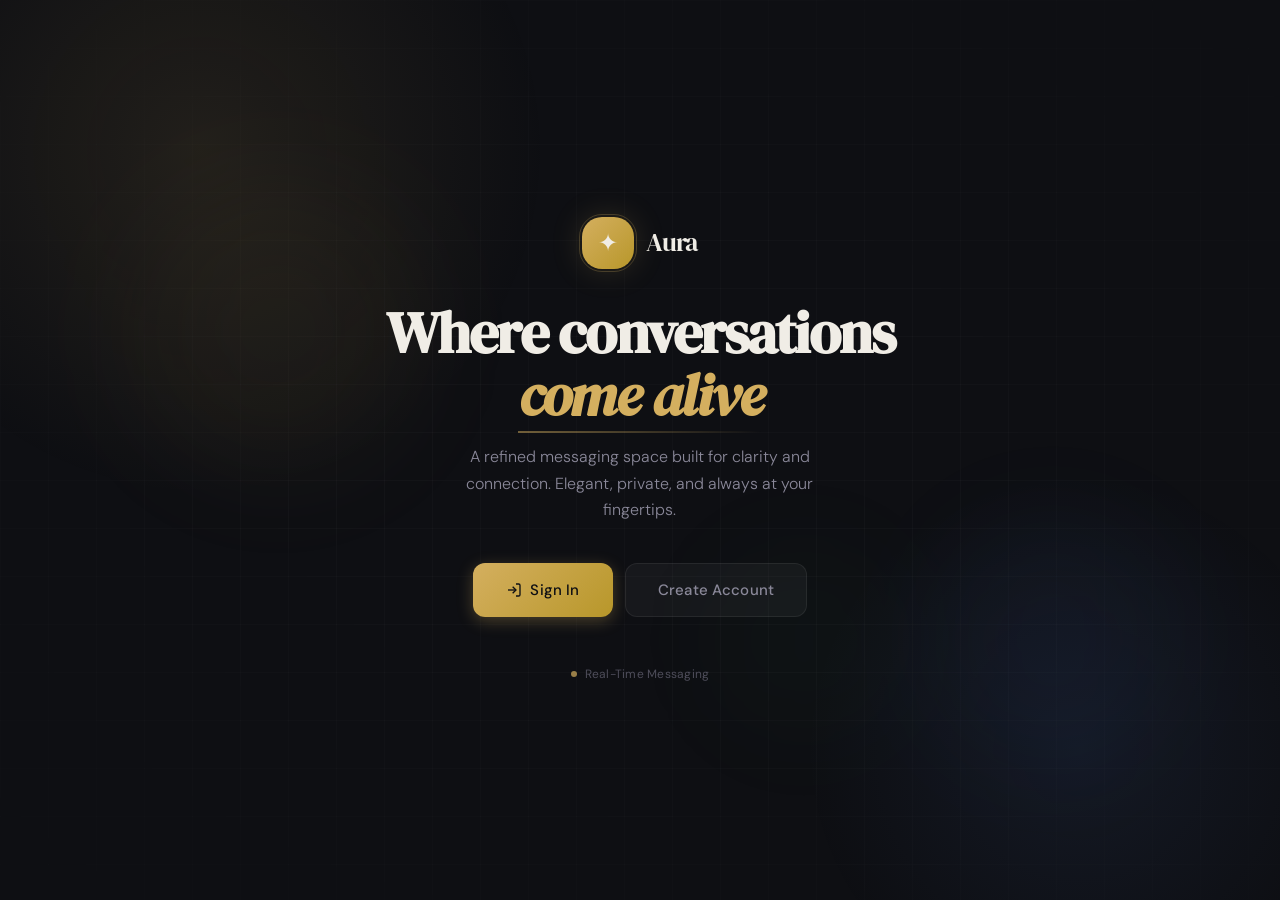
<file: static/index.html>
<!DOCTYPE html>
<html lang="en">
<head>
    <meta charset="UTF-8"/>
    <meta content="width=device-width, initial-scale=1.0" name="viewport"/>
    <title>Aura — Messaging</title>
    <meta content="A refined, modern messaging experience." name="description"/>
    <link href="./styles/base.css" rel="stylesheet"/>
    <link href="./styles/auth.css" rel="stylesheet"/>
    <link href="./styles/app.css" rel="stylesheet"/>
</head>
<body>

<!-- ─── Toast Container ──────────────────────────────── -->
<div aria-live="polite" id="toast-container"></div>

<!-- ─── Sidebar Overlay (mobile) ─────────────────────── -->
<div class="sidebar-overlay" id="sidebar-overlay"></div>

<!-- ╔══════════════════════════════════════════════════╗ -->
<!-- ║              AUTH SCREEN (Guest State)           ║ -->
<!-- ╚══════════════════════════════════════════════════╝ -->
<div id="auth-screen">
    <!-- Ambient background -->
    <div class="auth-bg">
        <div class="auth-bg-grid"></div>
        <div class="auth-orb auth-orb-1"></div>
        <div class="auth-orb auth-orb-2"></div>
        <div class="auth-orb auth-orb-3"></div>
    </div>

    <!-- Welcome View -->
    <div id="welcome-view">
        <div class="welcome-logo">
            <div class="welcome-logo-icon">✦</div>
            <span class="welcome-logo-name">Aura</span>
        </div>
        <h1 class="welcome-headline">
            Where conversations<br/><em>come alive</em>
        </h1>
        <p class="welcome-sub">
            A refined messaging space built for clarity and connection.
            Elegant, private, and always at your fingertips.
        </p>
        <div class="welcome-actions">
            <button class="btn btn-primary" id="btn-show-login">
                <svg fill="none" height="16" stroke="currentColor" stroke-width="2"
                     viewBox="0 0 24 24" width="16" xmlns="http://www.w3.org/2000/svg">
                    <path d="M15 3h4a2 2 0 0 1 2 2v14a2 2 0 0 1-2 2h-4"/>
                    <polyline points="10 17 15 12 10 7"/>
                    <line x1="15" x2="3" y1="12" y2="12"/>
                </svg>
                Sign In
            </button>
            <button class="btn btn-ghost" id="btn-show-register">
                Create Account
            </button>
        </div>
        <div class="welcome-features">
            <div class="feature-chip">
                <div class="feature-chip-dot"></div>
                Real-Time Messaging
            </div>
        </div>
    </div>

    <!-- Login Panel -->
    <div class="auth-panel hidden" id="login-view">
        <a class="auth-panel-back" href="#" id="login-back">
            <svg fill="none" stroke="currentColor" stroke-width="2" viewBox="0 0 24 24"
                 xmlns="http://www.w3.org/2000/svg">
                <polyline points="15 18 9 12 15 6"/>
            </svg>
            Back
        </a>
        <div class="auth-panel-header">
            <h2 class="auth-panel-title">Welcome back</h2>
            <p class="auth-panel-subtitle">Sign in to continue your conversations</p>
        </div>
        <form class="auth-form" id="login-form">
            <div class="form-group" id="lg-username-group">
                <label class="form-label" for="lg-username">Username</label>
                <div class="input-with-icon">
                    <svg class="input-icon" fill="none" stroke="currentColor" stroke-width="2"
                         viewBox="0 0 24 24" xmlns="http://www.w3.org/2000/svg">
                        <path d="M20 21v-2a4 4 0 0 0-4-4H8a4 4 0 0 0-4 4v2"/>
                        <circle cx="12" cy="7" r="4"/>
                    </svg>
                    <input autocomplete="username" class="input-field" id="lg-username" placeholder="your_username"
                           required type="text"/>
                </div>
                <span class="form-error" id="lg-username-error"></span>
            </div>
            <div class="form-group" id="lg-password-group">
                <label class="form-label" for="lg-password">Password</label>
                <div class="input-with-icon">
                    <svg class="input-icon" fill="none" stroke="currentColor" stroke-width="2"
                         viewBox="0 0 24 24" xmlns="http://www.w3.org/2000/svg">
                        <rect height="11" rx="2" ry="2" width="18" x="3" y="11"/>
                        <path d="M7 11V7a5 5 0 0 1 10 0v4"/>
                    </svg>
                    <input autocomplete="current-password" class="input-field" id="lg-password" placeholder="••••••••"
                           required type="password"/>
                </div>
                <span class="form-error" id="lg-password-error"></span>
            </div>
            <div class="auth-form-footer">
                <button class="btn btn-primary" id="login-btn" type="submit">
                    <span id="login-btn-text">Sign In</span>
                    <span class="spinner hidden" id="login-btn-spinner"></span>
                </button>
                <div class="auth-separator">or</div>
                <p class="auth-switch">
                    Don't have an account? <a href="#" id="login-to-register">Create one</a>
                </p>
            </div>
        </form>
    </div>

    <!-- Register Panel -->
    <div class="auth-panel hidden" id="register-view">
        <a class="auth-panel-back" href="#" id="register-back">
            <svg fill="none" stroke="currentColor" stroke-width="2" viewBox="0 0 24 24"
                 xmlns="http://www.w3.org/2000/svg">
                <polyline points="15 18 9 12 15 6"/>
            </svg>
            Back
        </a>
        <div class="auth-panel-header">
            <h2 class="auth-panel-title">Create account</h2>
            <p class="auth-panel-subtitle">Join Aura and start connecting</p>
        </div>
        <form class="auth-form" id="register-form">
            <div class="form-group" id="rg-username-group">
                <label class="form-label" for="rg-username">Username</label>
                <div class="input-with-icon">
                    <svg class="input-icon" fill="none" stroke="currentColor" stroke-width="2"
                         viewBox="0 0 24 24" xmlns="http://www.w3.org/2000/svg">
                        <path d="M20 21v-2a4 4 0 0 0-4-4H8a4 4 0 0 0-4 4v2"/>
                        <circle cx="12" cy="7" r="4"/>
                    </svg>
                    <input autocomplete="username" class="input-field" id="rg-username" placeholder="choose_username"
                           required type="text"/>
                </div>
                <span class="form-error" id="rg-username-error"></span>
            </div>
            <div class="form-group" id="rg-email-group">
                <label class="form-label" for="rg-email">Email Address</label>
                <div class="input-with-icon">
                    <svg class="input-icon" fill="none" stroke="currentColor" stroke-width="2"
                         viewBox="0 0 24 24" xmlns="http://www.w3.org/2000/svg">
                        <path d="M4 4h16c1.1 0 2 .9 2 2v12c0 1.1-.9 2-2 2H4c-1.1 0-2-.9-2-2V6c0-1.1.9-2 2-2z"/>
                        <polyline points="22,6 12,13 2,6"/>
                    </svg>
                    <input autocomplete="email" class="input-field" id="rg-email" placeholder="you@example.com"
                           required type="email"/>
                </div>
                <span class="form-error" id="rg-email-error"></span>
            </div>
            <div class="form-group" id="rg-password-group">
                <label class="form-label" for="rg-password">Password</label>
                <div class="input-with-icon">
                    <svg class="input-icon" fill="none" stroke="currentColor" stroke-width="2"
                         viewBox="0 0 24 24" xmlns="http://www.w3.org/2000/svg">
                        <rect height="11" rx="2" ry="2" width="18" x="3" y="11"/>
                        <path d="M7 11V7a5 5 0 0 1 10 0v4"/>
                    </svg>
                    <input autocomplete="new-password" class="input-field" id="rg-password" placeholder="Create a strong password"
                           required type="password"/>
                </div>
                <span class="form-error" id="rg-password-error"></span>
            </div>
            <div class="auth-form-footer">
                <button class="btn btn-primary" id="register-btn" type="submit">
                    <span id="register-btn-text">Create Account</span>
                    <span class="spinner hidden" id="register-btn-spinner"></span>
                </button>
                <div class="auth-separator">or</div>
                <p class="auth-switch">
                    Already have an account? <a href="#" id="register-to-login">Sign in</a>
                </p>
            </div>
        </form>
    </div>
</div>

<!-- ╔══════════════════════════════════════════════════╗ -->
<!-- ║           APP SCREEN (Authenticated State)       ║ -->
<!-- ╚══════════════════════════════════════════════════╝ -->
<div class="hidden" id="app-screen">

    <!-- Nav Rail (desktop) -->
    <nav aria-label="Main navigation" class="nav-rail">
        <div class="nav-logo">✦</div>

        <button class="nav-btn active" id="nav-messages-btn" title="Messages">
            <svg fill="none" stroke="currentColor" stroke-width="2" viewBox="0 0 24 24"
                 xmlns="http://www.w3.org/2000/svg">
                <path d="M21 15a2 2 0 0 1-2 2H7l-4 4V5a2 2 0 0 1 2-2h14a2 2 0 0 1 2 2z"/>
            </svg>
            <span class="nav-badge hidden" id="nav-unread-badge">0</span>
        </button>

        <button class="nav-btn" id="nav-add-friend-btn" title="Add Friend">
            <svg fill="none" stroke="currentColor" stroke-width="2" viewBox="0 0 24 24"
                 xmlns="http://www.w3.org/2000/svg">
                <path d="M16 21v-2a4 4 0 0 0-4-4H6a4 4 0 0 0-4 4v2"/>
                <circle cx="9" cy="7" r="4"/>
                <line x1="19" x2="19" y1="8" y2="14"/>
                <line x1="22" x2="16" y1="11" y2="11"/>
            </svg>
        </button>

        <div class="nav-spacer"></div>

        <div class="nav-user-avatar" id="nav-user-avatar" title="Your profile"></div>

        <button class="nav-btn" id="nav-logout-btn" title="Sign out">
            <svg fill="none" stroke="currentColor" stroke-width="2" viewBox="0 0 24 24"
                 xmlns="http://www.w3.org/2000/svg">
                <path d="M9 21H5a2 2 0 0 1-2-2V5a2 2 0 0 1 2-2h4"/>
                <polyline points="16 17 21 12 16 7"/>
                <line x1="21" x2="9" y1="12" y2="12"/>
            </svg>
        </button>
    </nav>

    <!-- Sidebar -->
    <aside aria-label="Conversations" class="sidebar" id="sidebar">
        <div class="sidebar-header">
            <div class="sidebar-title">Messages</div>
            <div class="search-wrap">
                <svg class="search-icon" fill="none" stroke="currentColor" stroke-width="2"
                     viewBox="0 0 24 24" xmlns="http://www.w3.org/2000/svg">
                    <circle cx="11" cy="11" r="8"/>
                    <line x1="21" x2="16.65" y1="21" y2="16.65"/>
                </svg>
                <input class="input-field" id="contact-search" placeholder="Search friends…" type="search"/>
            </div>
        </div>

        <!-- Tabs -->
        <div class="sidebar-tabs">
            <button class="tab-btn active" id="tab-friends">Friends</button>
            <button class="tab-btn" id="tab-requests">Requests <span
                    id="req-count-badge" style="display:none;"></span></button>
        </div>

        <!-- Contact list -->
        <div class="contact-list" id="contact-list" role="list"></div>
    </aside>

    <!-- Main Chat Area -->
    <main class="chat-area" id="chat-area">
        <!-- Mobile Header -->
        <div class="mobile-header" id="mobile-header">
            <button aria-label="Open menu" class="mobile-menu-btn" id="mobile-menu-btn">
                <svg fill="none" height="20" stroke="currentColor" stroke-width="2"
                     viewBox="0 0 24 24" width="20" xmlns="http://www.w3.org/2000/svg">
                    <line x1="3" x2="21" y1="12" y2="12"/>
                    <line x1="3" x2="21" y1="6" y2="6"/>
                    <line x1="3" x2="21" y1="18" y2="18"/>
                </svg>
            </button>
            <span class="mobile-header-title">Aura</span>
            <button aria-label="Add friend" class="mobile-add-btn" id="mobile-add-btn">
                <svg fill="none" height="18" stroke="currentColor" stroke-width="2"
                     viewBox="0 0 24 24" width="18" xmlns="http://www.w3.org/2000/svg">
                    <line x1="12" x2="12" y1="5" y2="19"/>
                    <line x1="5" x2="19" y1="12" y2="12"/>
                </svg>
            </button>
        </div>

        <!-- No Conversation Selected -->
        <div class="chat-empty" id="chat-empty">
            <div class="chat-empty-icon">✦</div>
            <h3>Pick a conversation</h3>
            <p>Select a friend from the sidebar to start messaging, or add someone new.</p>
            <button class="btn btn-ghost" id="chat-empty-add-btn" style="margin-top: 8px;">
                <svg fill="none" height="15" stroke="currentColor" stroke-width="2"
                     viewBox="0 0 24 24" width="15" xmlns="http://www.w3.org/2000/svg">
                    <path d="M16 21v-2a4 4 0 0 0-4-4H6a4 4 0 0 0-4 4v2"/>
                    <circle cx="9" cy="7" r="4"/>
                    <line x1="19" x2="19" y1="8" y2="14"/>
                    <line x1="22" x2="16" y1="11" y2="11"/>
                </svg>
                Find People
            </button>
        </div>

        <!-- Active Chat -->
        <div class="hidden" id="active-chat"
             style="display:none; flex-direction:column; flex:1; min-height:0; position:relative; z-index:1;">
            <!-- Chat Header -->
            <div class="chat-header" id="chat-header">
                <div class="avatar size-md" id="chat-header-avatar"></div>
                <div class="chat-header-info">
                    <div class="chat-header-name" id="chat-header-name"></div>
                    <div class="chat-header-status" id="chat-header-status">
                        <span class="status-dot"></span>
                        <span>Active</span>
                    </div>
                </div>
                <div class="chat-header-actions">
                    <button class="icon-btn" id="info-toggle-btn" title="View profile">
                        <svg fill="none" stroke="currentColor" stroke-width="2" viewBox="0 0 24 24"
                             xmlns="http://www.w3.org/2000/svg">
                            <circle cx="12" cy="12" r="10"/>
                            <line x1="12" x2="12" y1="8" y2="12"/>
                            <line x1="12" x2="12.01" y1="16" y2="16"/>
                        </svg>
                    </button>
                </div>
            </div>

            <!-- Messages Container -->
            <div class="messages-container" id="messages-container"></div>

            <!-- Chat Input -->
            <div class="chat-input-bar">
                <div class="chat-input-wrap">
                    <textarea
                            class="chat-input"
                            id="chat-input"
                            placeholder="Message…"
                            rows="1"
                    ></textarea>
                </div>
                <button aria-label="Send message" class="chat-send-btn" disabled id="send-btn">
                    <svg fill="none" stroke="currentColor" stroke-width="2.5" viewBox="0 0 24 24"
                         xmlns="http://www.w3.org/2000/svg">
                        <line x1="22" x2="11" y1="2" y2="13"/>
                        <polygon points="22 2 15 22 11 13 2 9 22 2"/>
                    </svg>
                </button>
            </div>
        </div>
    </main>

    <!-- Info Panel -->
    <div class="info-panel" id="info-panel">
        <div class="info-panel-inner">
            <div class="info-panel-avatar">
                <div class="avatar size-xl" id="info-avatar"></div>
                <div class="info-panel-name" id="info-name"></div>
                <div class="info-panel-email" id="info-email"></div>
            </div>
            <div class="info-panel-actions">
                <button class="btn btn-danger" id="block-btn">
                    <svg fill="none" height="14" stroke="currentColor" stroke-width="2"
                         viewBox="0 0 24 24" width="14" xmlns="http://www.w3.org/2000/svg">
                        <circle cx="12" cy="12" r="10"/>
                        <line x1="4.93" x2="19.07" y1="4.93" y2="19.07"/>
                    </svg>
                    Block User
                </button>
                <button class="btn btn-ghost" id="info-panel-close-btn">Close</button>
            </div>
        </div>
    </div>
</div>

<!-- ─── Add Friend Modal ──────────────────────────────── -->
<div class="modal-overlay hidden" id="add-friend-modal">
    <div aria-labelledby="modal-title" aria-modal="true" class="modal" role="dialog">
        <button aria-label="Close" class="modal-close" id="modal-close-btn">
            <svg fill="none" height="16" stroke="currentColor" stroke-width="2"
                 viewBox="0 0 24 24" width="16" xmlns="http://www.w3.org/2000/svg">
                <line x1="18" x2="6" y1="6" y2="18"/>
                <line x1="6" x2="18" y1="6" y2="18"/>
            </svg>
        </button>
        <h3 class="modal-title" id="modal-title">Find People</h3>
        <div class="search-wrap">
            <svg class="search-icon" fill="none" stroke="currentColor" stroke-width="2"
                 viewBox="0 0 24 24" xmlns="http://www.w3.org/2000/svg">
                <circle cx="11" cy="11" r="8"/>
                <line x1="21" x2="16.65" y1="21" y2="16.65"/>
            </svg>
            <input class="input-field" id="modal-search-input" placeholder="Search by username…"
                   style="padding-left:36px;" type="search"/>
        </div>
        <div class="modal-search-results" id="modal-search-results">
            <p style="color:var(--clr-text-muted);font-size:13px;text-align:center;padding:24px 0;">
                Start typing to search for users
            </p>
        </div>
    </div>
</div>

<!-- Script loaded last so DOM is ready; defer ensures non-blocking parse -->
<script src="./js/app.js" defer></script>
</body>
</html>
</file>
<file: static/styles/base.css>
/* ============================================================
   BASE.CSS — Variables · Reset · Typography · Utilities
   ============================================================ */

@import url('https://fonts.googleapis.com/css2?family=DM+Serif+Display:ital@0;1&family=DM+Sans:ital,opsz,wght@0,9..40,300;0,9..40,400;0,9..40,500;0,9..40,600;1,9..40,300&display=swap');

/* ── CSS Custom Properties ─────────────────────────────── */
:root {
    /* Core palette */
    --clr-bg-deep: #0e0f13;
    --clr-bg-surface: #15161c;
    --clr-bg-elevated: #1c1e28;
    --clr-bg-glass: rgba(255, 255, 255, 0.04);
    --clr-bg-glass-hover: rgba(255, 255, 255, 0.07);

    --clr-border: rgba(255, 255, 255, 0.07);
    --clr-border-focus: rgba(212, 175, 95, 0.45);

    /* Amber / gold accent */
    --clr-accent: #d4af5f;
    --clr-accent-light: #e8ca82;
    --clr-accent-dim: rgba(212, 175, 95, 0.15);
    --clr-accent-glow: rgba(212, 175, 95, 0.25);

    /* Semantic text */
    --clr-text-primary: #f0ede6;
    --clr-text-secondary: #8a8899;
    --clr-text-muted: #4e4d5a;

    /* Status colours */
    --clr-online: #52c97e;
    --clr-danger: #e05c6b;
    --clr-info: #5b8def;

    /* Bubble colours */
    --clr-bubble-self: #2a2440;
    --clr-bubble-other: #1e2030;

    /* Spacing scale */
    --sp-1: 4px;
    --sp-2: 8px;
    --sp-3: 12px;
    --sp-4: 16px;
    --sp-5: 20px;
    --sp-6: 24px;
    --sp-8: 32px;
    --sp-10: 40px;
    --sp-12: 48px;

    /* Radius */
    --radius-sm: 6px;
    --radius-md: 12px;
    --radius-lg: 20px;
    --radius-xl: 28px;
    --radius-full: 9999px;

    /* Shadows */
    --shadow-sm: 0 2px 8px rgba(0, 0, 0, 0.25);
    --shadow-md: 0 6px 24px rgba(0, 0, 0, 0.40);
    --shadow-lg: 0 12px 48px rgba(0, 0, 0, 0.55);
    --shadow-accent: 0 0 32px rgba(212, 175, 95, 0.18);

    /* Typography */
    --font-display: 'DM Serif Display', Georgia, serif;
    --font-body: 'DM Sans', system-ui, sans-serif;
    --font-mono: 'JetBrains Mono', 'Fira Code', monospace;

    /* Transitions */
    --ease-out: cubic-bezier(0.22, 1, 0.36, 1);
    --ease-spring: cubic-bezier(0.34, 1.56, 0.64, 1);
    --dur-fast: 150ms;
    --dur-mid: 280ms;
    --dur-slow: 480ms;
}

/* ── Global Reset ───────────────────────────────────────── */
*, *::before, *::after {
    box-sizing: border-box;
    margin: 0;
    padding: 0;
}

html {
    font-size: 16px;
    scroll-behavior: smooth;
    -webkit-text-size-adjust: 100%;
}

body {
    font-family: var(--font-body);
    background-color: var(--clr-bg-deep);
    color: var(--clr-text-primary);
    line-height: 1.5;
    min-height: 100dvh;
    overflow-x: hidden;
    -webkit-font-smoothing: antialiased;
    -moz-osx-font-smoothing: grayscale;
}

a {
    color: var(--clr-accent);
    text-decoration: none;
    transition: color var(--dur-fast) ease;
}

a:hover {
    color: var(--clr-accent-light);
}

ul, ol {
    list-style: none;
}

img, svg {
    display: block;
    max-width: 100%;
}

button, input, textarea, select {
    font-family: inherit;
    font-size: inherit;
    border: none;
    outline: none;
    background: none;
}

button {
    cursor: pointer;
}

input, textarea {
    color: var(--clr-text-primary);
}

/* ── Utility Classes ────────────────────────────────────── */
.sr-only {
    position: absolute;
    width: 1px;
    height: 1px;
    padding: 0;
    margin: -1px;
    overflow: hidden;
    clip: rect(0, 0, 0, 0);
    white-space: nowrap;
    border: 0;
}

.flex {
    display: flex;
}

.grid {
    display: grid;
}

.hidden {
    display: none !important;
}

/* ── Scrollbar Styling ──────────────────────────────────── */
::-webkit-scrollbar {
    width: 4px;
    height: 4px;
}

::-webkit-scrollbar-track {
    background: transparent;
}

::-webkit-scrollbar-thumb {
    background: var(--clr-text-muted);
    border-radius: var(--radius-full);
}

::-webkit-scrollbar-thumb:hover {
    background: var(--clr-text-secondary);
}

/* ── Shared component: Avatar ───────────────────────────── */
.avatar {
    display: flex;
    align-items: center;
    justify-content: center;
    border-radius: var(--radius-full);
    font-weight: 600;
    flex-shrink: 0;
    position: relative;
    background: linear-gradient(135deg, var(--clr-bg-elevated), #2e2a45);
    color: var(--clr-accent);
    letter-spacing: 0.02em;
    user-select: none;
}

.avatar.size-sm {
    width: 36px;
    height: 36px;
    font-size: 13px;
}

.avatar.size-md {
    width: 44px;
    height: 44px;
    font-size: 16px;
}

.avatar.size-lg {
    width: 56px;
    height: 56px;
    font-size: 20px;
}

.avatar.size-xl {
    width: 72px;
    height: 72px;
    font-size: 26px;
}

.avatar.online::after {
    content: '';
    position: absolute;
    bottom: 1px;
    right: 1px;
    width: 10px;
    height: 10px;
    background: var(--clr-online);
    border-radius: var(--radius-full);
    border: 2px solid var(--clr-bg-surface);
}

/* ── Shared component: Input ────────────────────────────── */
.input-field {
    width: 100%;
    padding: var(--sp-3) var(--sp-4);
    background: var(--clr-bg-glass);
    border: 1px solid var(--clr-border);
    border-radius: var(--radius-md);
    color: var(--clr-text-primary);
    font-size: 14px;
    font-weight: 400;
    transition: border-color var(--dur-fast) ease,
    box-shadow var(--dur-fast) ease,
    background var(--dur-fast) ease;
}

.input-field::placeholder {
    color: var(--clr-text-muted);
}

.input-field:focus {
    border-color: var(--clr-border-focus);
    background: rgba(255, 255, 255, 0.06);
    box-shadow: 0 0 0 3px var(--clr-accent-dim);
}

/* ── Shared component: Button ───────────────────────────── */
.btn {
    display: inline-flex;
    align-items: center;
    justify-content: center;
    gap: var(--sp-2);
    padding: var(--sp-3) var(--sp-6);
    border-radius: var(--radius-md);
    font-weight: 500;
    font-size: 14px;
    letter-spacing: 0.01em;
    transition: all var(--dur-mid) var(--ease-out);
}

.btn-primary {
    background: linear-gradient(135deg, var(--clr-accent), #b8972a);
    color: #0e0f13;
    box-shadow: 0 4px 16px rgba(212, 175, 95, 0.30);
}

.btn-primary:hover {
    background: linear-gradient(135deg, var(--clr-accent-light), var(--clr-accent));
    box-shadow: 0 6px 24px rgba(212, 175, 95, 0.45);
    transform: translateY(-1px);
}

.btn-primary:active {
    transform: translateY(0);
}

.btn-ghost {
    background: var(--clr-bg-glass);
    color: var(--clr-text-secondary);
    border: 1px solid var(--clr-border);
}

.btn-ghost:hover {
    background: var(--clr-bg-glass-hover);
    color: var(--clr-text-primary);
    border-color: rgba(255, 255, 255, 0.12);
}

.btn-danger {
    background: rgba(224, 92, 107, 0.15);
    color: var(--clr-danger);
    border: 1px solid rgba(224, 92, 107, 0.25);
}

.btn-danger:hover {
    background: rgba(224, 92, 107, 0.25);
}

.btn:disabled {
    opacity: 0.4;
    pointer-events: none;
}

/* ── Toast / Notification ───────────────────────────────── */
#toast-container {
    position: fixed;
    bottom: var(--sp-6);
    right: var(--sp-6);
    z-index: 9999;
    display: flex;
    flex-direction: column;
    gap: var(--sp-2);
    pointer-events: none;
}

.toast {
    display: flex;
    align-items: center;
    gap: var(--sp-3);
    padding: var(--sp-3) var(--sp-5);
    background: var(--clr-bg-elevated);
    border: 1px solid var(--clr-border);
    border-left: 3px solid var(--clr-accent);
    border-radius: var(--radius-md);
    font-size: 13px;
    color: var(--clr-text-primary);
    box-shadow: var(--shadow-md);
    animation: toastIn var(--dur-mid) var(--ease-spring) forwards;
    pointer-events: all;
    max-width: 320px;
}

.toast.error {
    border-left-color: var(--clr-danger);
}

.toast.success {
    border-left-color: var(--clr-online);
}

.toast.fade-out {
    animation: toastOut var(--dur-mid) var(--ease-out) forwards;
}

@keyframes toastIn {
    from {
        opacity: 0;
        transform: translateX(24px) scale(0.95);
    }
    to {
        opacity: 1;
        transform: translateX(0) scale(1);
    }
}

@keyframes toastOut {
    from {
        opacity: 1;
        transform: translateX(0) scale(1);
    }
    to {
        opacity: 0;
        transform: translateX(24px) scale(0.95);
    }
}

/* ── Loading Spinner ────────────────────────────────────── */
.spinner {
    width: 18px;
    height: 18px;
    border: 2px solid rgba(255, 255, 255, 0.1);
    border-top-color: var(--clr-accent);
    border-radius: 50%;
    animation: spin 0.7s linear infinite;
}

@keyframes spin {
    to {
        transform: rotate(360deg);
    }
}
</file>
<file: static/styles/auth.css>
/* ============================================================
   AUTH.CSS — Welcome Screen · Login · Register
   ============================================================ */

/* ── Auth Shell ─────────────────────────────────────────── */
#auth-screen {
  min-height: 100dvh;
  display: flex;
  flex-direction: column;
  align-items: center;
  justify-content: center;
  padding: var(--sp-6);
  position: relative;
  overflow: hidden;
}

/* ── Ambient Background ─────────────────────────────────── */
.auth-bg {
  position: fixed;
  inset: 0;
  z-index: 0;
  pointer-events: none;
  overflow: hidden;
}

.auth-bg::before {
  content: '';
  position: absolute;
  width: 700px; height: 700px;
  top: -200px; left: -150px;
  background: radial-gradient(circle,
    rgba(212,175,95,0.10) 0%,
    transparent 70%);
  animation: driftA 18s ease-in-out infinite alternate;
}

.auth-bg::after {
  content: '';
  position: absolute;
  width: 600px; height: 600px;
  bottom: -150px; right: -100px;
  background: radial-gradient(circle,
    rgba(91,141,239,0.08) 0%,
    transparent 65%);
  animation: driftB 22s ease-in-out infinite alternate;
}

/* Decorative grid lines */
.auth-bg-grid {
  position: absolute;
  inset: 0;
  background-image:
    linear-gradient(rgba(255,255,255,0.02) 1px, transparent 1px),
    linear-gradient(90deg, rgba(255,255,255,0.02) 1px, transparent 1px);
  background-size: 48px 48px;
  mask-image: radial-gradient(ellipse 80% 80% at 50% 50%,
    black 30%, transparent 100%);
}

/* Floating orbs */
.auth-orb {
  position: absolute;
  border-radius: var(--radius-full);
  filter: blur(60px);
  opacity: 0.6;
  pointer-events: none;
}
.auth-orb-1 {
  width: 300px; height: 300px;
  background: rgba(212,175,95,0.08);
  top: 20%; left: 10%;
  animation: floatOrb 12s ease-in-out infinite;
}
.auth-orb-2 {
  width: 250px; height: 250px;
  background: rgba(91,141,239,0.07);
  bottom: 15%; right: 8%;
  animation: floatOrb 15s ease-in-out infinite reverse;
}
.auth-orb-3 {
  width: 200px; height: 200px;
  background: rgba(82,201,126,0.05);
  top: 60%; left: 55%;
  animation: floatOrb 10s ease-in-out infinite 3s;
}

@keyframes driftA {
  from { transform: translate(0, 0) scale(1); }
  to   { transform: translate(80px, 60px) scale(1.15); }
}
@keyframes driftB {
  from { transform: translate(0, 0) scale(1.1); }
  to   { transform: translate(-60px, -80px) scale(1); }
}
@keyframes floatOrb {
  0%, 100% { transform: translateY(0) translateX(0); }
  33%  { transform: translateY(-20px) translateX(10px); }
  66%  { transform: translateY(10px) translateX(-15px); }
}

/* ── Welcome State ──────────────────────────────────────── */
#welcome-view {
  position: relative;
  z-index: 1;
  display: flex;
  flex-direction: column;
  align-items: center;
  text-align: center;
  max-width: 540px;
  animation: welcomeIn 0.9s var(--ease-out) both;
}

@keyframes welcomeIn {
  from { opacity: 0; transform: translateY(32px); }
  to   { opacity: 1; transform: translateY(0); }
}

.welcome-logo {
  display: flex;
  align-items: center;
  gap: var(--sp-3);
  margin-bottom: var(--sp-8);
  animation: welcomeIn 0.7s var(--ease-out) 0.1s both;
}

.welcome-logo-icon {
  width: 52px; height: 52px;
  background: linear-gradient(135deg, var(--clr-accent), #b8972a);
  border-radius: var(--radius-lg);
  display: flex;
  align-items: center;
  justify-content: center;
  font-size: 24px;
  box-shadow: var(--shadow-accent);
  position: relative;
}
.welcome-logo-icon::after {
  content: '';
  position: absolute;
  inset: -3px;
  border-radius: calc(var(--radius-lg) + 3px);
  border: 1px solid var(--clr-accent-glow);
  animation: pulseRing 3s ease infinite;
}
@keyframes pulseRing {
  0%, 100% { opacity: 0.4; transform: scale(1); }
  50%       { opacity: 0.8; transform: scale(1.05); }
}

.welcome-logo-name {
  font-family: var(--font-display);
  font-size: 26px;
  color: var(--clr-text-primary);
  letter-spacing: -0.02em;
}

.welcome-headline {
  font-family: var(--font-display);
  font-size: clamp(36px, 6vw, 58px);
  line-height: 1.1;
  letter-spacing: -0.03em;
  margin-bottom: var(--sp-4);
  animation: welcomeIn 0.7s var(--ease-out) 0.2s both;
}
.welcome-headline em {
  font-style: italic;
  color: var(--clr-accent);
  position: relative;
}
.welcome-headline em::after {
  content: '';
  position: absolute;
  bottom: 2px;
  left: 0; right: 0;
  height: 2px;
  background: linear-gradient(90deg, var(--clr-accent), transparent);
  opacity: 0.5;
}

.welcome-sub {
  font-size: 16px;
  color: var(--clr-text-secondary);
  line-height: 1.65;
  max-width: 400px;
  margin-bottom: var(--sp-10);
  font-weight: 300;
  animation: welcomeIn 0.7s var(--ease-out) 0.3s both;
}

.welcome-actions {
  display: flex;
  gap: var(--sp-3);
  animation: welcomeIn 0.7s var(--ease-out) 0.4s both;
}
.welcome-actions .btn {
  min-width: 140px;
  padding: var(--sp-4) var(--sp-8);
  font-size: 15px;
}

.welcome-features {
  display: flex;
  gap: var(--sp-6);
  margin-top: var(--sp-12);
  animation: welcomeIn 0.7s var(--ease-out) 0.5s both;
}
.feature-chip {
  display: flex;
  align-items: center;
  gap: var(--sp-2);
  font-size: 12px;
  color: var(--clr-text-muted);
  letter-spacing: 0.02em;
}
.feature-chip-dot {
  width: 6px; height: 6px;
  border-radius: var(--radius-full);
  background: var(--clr-accent);
  opacity: 0.7;
}

/* ── Auth Forms ─────────────────────────────────────────── */
.auth-panel {
  position: relative;
  z-index: 1;
  width: 100%;
  max-width: 420px;
  background: var(--clr-bg-surface);
  border: 1px solid var(--clr-border);
  border-radius: var(--radius-xl);
  padding: var(--sp-8) var(--sp-8);
  box-shadow: var(--shadow-lg);
  animation: panelIn 0.5s var(--ease-spring) both;
}

@keyframes panelIn {
  from { opacity: 0; transform: translateY(20px) scale(0.97); }
  to   { opacity: 1; transform: translateY(0) scale(1); }
}

/* Glass top strip */
.auth-panel::before {
  content: '';
  position: absolute;
  top: 0; left: 20px; right: 20px;
  height: 1px;
  background: linear-gradient(90deg,
    transparent,
    rgba(212,175,95,0.4),
    transparent);
  border-radius: var(--radius-full);
}

.auth-panel-back {
  display: inline-flex;
  align-items: center;
  gap: var(--sp-2);
  font-size: 13px;
  color: var(--clr-text-secondary);
  margin-bottom: var(--sp-6);
  transition: color var(--dur-fast) ease;
}
.auth-panel-back:hover { color: var(--clr-text-primary); }
.auth-panel-back svg  { width: 14px; height: 14px; }

.auth-panel-header {
  margin-bottom: var(--sp-6);
}
.auth-panel-title {
  font-family: var(--font-display);
  font-size: 28px;
  letter-spacing: -0.02em;
  line-height: 1.15;
  margin-bottom: var(--sp-1);
}
.auth-panel-subtitle {
  font-size: 14px;
  color: var(--clr-text-secondary);
  font-weight: 300;
}

/* Form layout */
.auth-form { display: flex; flex-direction: column; gap: var(--sp-4); }

.form-group { display: flex; flex-direction: column; gap: var(--sp-2); }
.form-label {
  font-size: 12px;
  font-weight: 500;
  letter-spacing: 0.06em;
  text-transform: uppercase;
  color: var(--clr-text-secondary);
}
.form-error {
  font-size: 12px;
  color: var(--clr-danger);
  display: none;
}
.form-group.has-error .form-error { display: block; }
.form-group.has-error .input-field {
  border-color: rgba(224,92,107,0.5);
  box-shadow: 0 0 0 3px rgba(224,92,107,0.1);
}

/* Input with icon */
.input-with-icon {
  position: relative;
}
.input-with-icon .input-field {
  padding-left: 40px;
}
.input-with-icon .input-icon {
  position: absolute;
  left: 12px;
  top: 50%;
  transform: translateY(-50%);
  width: 16px; height: 16px;
  color: var(--clr-text-muted);
  pointer-events: none;
}

.auth-form-footer {
  display: flex;
  flex-direction: column;
  gap: var(--sp-3);
  margin-top: var(--sp-2);
}
.auth-form-footer .btn { width: 100%; padding: var(--sp-4); font-size: 15px; }

.auth-separator {
  display: flex;
  align-items: center;
  gap: var(--sp-3);
  font-size: 12px;
  color: var(--clr-text-muted);
}
.auth-separator::before,
.auth-separator::after {
  content: '';
  flex: 1;
  height: 1px;
  background: var(--clr-border);
}

.auth-switch {
  text-align: center;
  font-size: 13px;
  color: var(--clr-text-secondary);
}
.auth-switch a {
  font-weight: 500;
  color: var(--clr-accent);
}

/* ── Responsive ─────────────────────────────────────────── */
@media (max-width: 480px) {
  .welcome-actions { flex-direction: column; width: 100%; }
  .welcome-actions .btn { min-width: unset; width: 100%; }
  .welcome-features { flex-wrap: wrap; justify-content: center; gap: var(--sp-3); }
  .auth-panel { padding: var(--sp-6) var(--sp-5); border-radius: var(--radius-lg); }
}
</file>
<file: static/styles/app.css>
/* ============================================================
   APP.CSS — Dashboard · Sidebar · Chat Window · Bubbles
   ============================================================ */

/* ── App Shell ──────────────────────────────────────────── */
#app-screen {
  display: flex;
  height: 100dvh;
  overflow: hidden;
  background: var(--clr-bg-deep);
}

/* ── Left Navigation Rail ───────────────────────────────── */
.nav-rail {
  width: 68px;
  flex-shrink: 0;
  background: var(--clr-bg-surface);
  border-right: 1px solid var(--clr-border);
  display: flex;
  flex-direction: column;
  align-items: center;
  padding: var(--sp-4) 0;
  gap: var(--sp-2);
  z-index: 10;
}

.nav-logo {
  width: 38px; height: 38px;
  background: linear-gradient(135deg, var(--clr-accent), #b8972a);
  border-radius: var(--radius-md);
  display: flex;
  align-items: center;
  justify-content: center;
  font-size: 18px;
  margin-bottom: var(--sp-4);
  box-shadow: var(--shadow-accent);
  flex-shrink: 0;
}

.nav-spacer { flex: 1; }

.nav-btn {
  width: 42px; height: 42px;
  border-radius: var(--radius-md);
  display: flex;
  align-items: center;
  justify-content: center;
  color: var(--clr-text-muted);
  transition: all var(--dur-fast) ease;
  position: relative;
}
.nav-btn:hover {
  background: var(--clr-bg-glass-hover);
  color: var(--clr-text-primary);
}
.nav-btn.active {
  background: var(--clr-accent-dim);
  color: var(--clr-accent);
}
.nav-btn svg { width: 20px; height: 20px; }

/* Badge */
.nav-badge {
  position: absolute;
  top: 4px; right: 4px;
  min-width: 16px; height: 16px;
  background: var(--clr-danger);
  border-radius: var(--radius-full);
  font-size: 10px;
  font-weight: 600;
  color: #fff;
  display: flex;
  align-items: center;
  justify-content: center;
  padding: 0 3px;
  border: 2px solid var(--clr-bg-surface);
}

/* Current user avatar in nav */
.nav-user-avatar {
  margin-top: var(--sp-2);
}
.nav-user-avatar .avatar {
  width: 36px; height: 36px;
  font-size: 13px;
  cursor: pointer;
  transition: box-shadow var(--dur-fast) ease;
}
.nav-user-avatar .avatar:hover {
  box-shadow: 0 0 0 2px var(--clr-accent);
}

/* ── Sidebar ────────────────────────────────────────────── */
.sidebar {
  width: 320px;
  flex-shrink: 0;
  background: var(--clr-bg-surface);
  border-right: 1px solid var(--clr-border);
  display: flex;
  flex-direction: column;
  overflow: hidden;
  transition: transform var(--dur-mid) var(--ease-out);
}

.sidebar-header {
  padding: var(--sp-5) var(--sp-5) var(--sp-4);
  border-bottom: 1px solid var(--clr-border);
  flex-shrink: 0;
}
.sidebar-title {
  font-size: 18px;
  font-weight: 600;
  letter-spacing: -0.01em;
  margin-bottom: var(--sp-4);
  color: var(--clr-text-primary);
}

/* Search bar */
.search-wrap {
  position: relative;
}
.search-wrap .input-field {
  padding-left: 36px;
  font-size: 13px;
  height: 36px;
}
.search-icon {
  position: absolute;
  left: 10px; top: 50%;
  transform: translateY(-50%);
  width: 15px; height: 15px;
  color: var(--clr-text-muted);
  pointer-events: none;
}

/* Tabs */
.sidebar-tabs {
  display: flex;
  padding: var(--sp-3) var(--sp-4) 0;
  gap: var(--sp-1);
  flex-shrink: 0;
  border-bottom: 1px solid var(--clr-border);
}
.tab-btn {
  flex: 1;
  padding: var(--sp-2) var(--sp-3);
  font-size: 12px;
  font-weight: 500;
  letter-spacing: 0.04em;
  text-transform: uppercase;
  color: var(--clr-text-muted);
  border-radius: var(--radius-sm) var(--radius-sm) 0 0;
  transition: all var(--dur-fast) ease;
  border-bottom: 2px solid transparent;
  margin-bottom: -1px;
}
.tab-btn:hover { color: var(--clr-text-secondary); }
.tab-btn.active {
  color: var(--clr-accent);
  border-bottom-color: var(--clr-accent);
}

/* Contact list */
.contact-list {
  flex: 1;
  overflow-y: auto;
  padding: var(--sp-2) 0;
}

.contact-item {
  display: flex;
  align-items: center;
  gap: var(--sp-3);
  padding: var(--sp-3) var(--sp-4);
  cursor: pointer;
  border-radius: var(--radius-md);
  margin: 0 var(--sp-2);
  transition: background var(--dur-fast) ease;
  position: relative;
}
.contact-item:hover { background: var(--clr-bg-glass); }
.contact-item.active {
  background: var(--clr-accent-dim);
}
.contact-item.active .contact-name { color: var(--clr-accent-light); }

.contact-info {
  flex: 1;
  min-width: 0;
}
.contact-name {
  font-size: 14px;
  font-weight: 500;
  color: var(--clr-text-primary);
  white-space: nowrap;
  overflow: hidden;
  text-overflow: ellipsis;
  line-height: 1.3;
}
.contact-preview {
  font-size: 12px;
  color: var(--clr-text-muted);
  white-space: nowrap;
  overflow: hidden;
  text-overflow: ellipsis;
  margin-top: 2px;
}

.contact-meta {
  display: flex;
  flex-direction: column;
  align-items: flex-end;
  gap: var(--sp-1);
  flex-shrink: 0;
}
.contact-time {
  font-size: 11px;
  color: var(--clr-text-muted);
}
.contact-badge {
  min-width: 18px; height: 18px;
  background: var(--clr-accent);
  border-radius: var(--radius-full);
  font-size: 10px;
  font-weight: 600;
  color: #0e0f13;
  display: flex;
  align-items: center;
  justify-content: center;
  padding: 0 4px;
}

/* Section label */
.contact-section-label {
  font-size: 10px;
  font-weight: 600;
  letter-spacing: 0.08em;
  text-transform: uppercase;
  color: var(--clr-text-muted);
  padding: var(--sp-3) var(--sp-5) var(--sp-1);
}

/* Empty state */
.empty-state {
  display: flex;
  flex-direction: column;
  align-items: center;
  justify-content: center;
  padding: var(--sp-10) var(--sp-5);
  gap: var(--sp-3);
  text-align: center;
}
.empty-state-icon {
  width: 48px; height: 48px;
  border-radius: var(--radius-lg);
  background: var(--clr-bg-glass);
  display: flex;
  align-items: center;
  justify-content: center;
  font-size: 22px;
  color: var(--clr-text-muted);
}
.empty-state p {
  font-size: 13px;
  color: var(--clr-text-muted);
  line-height: 1.5;
}

/* Pending request item */
.request-item {
  display: flex;
  align-items: center;
  gap: var(--sp-3);
  padding: var(--sp-3) var(--sp-4);
  margin: 0 var(--sp-2);
  border-radius: var(--radius-md);
  background: var(--clr-bg-glass);
  margin-bottom: var(--sp-2);
}
.request-item .contact-info { flex: 1; }
.request-actions {
  display: flex;
  gap: var(--sp-2);
  flex-shrink: 0;
}
.req-btn {
  width: 28px; height: 28px;
  border-radius: var(--radius-sm);
  display: flex;
  align-items: center;
  justify-content: center;
  font-size: 13px;
  transition: all var(--dur-fast) ease;
}
.req-btn.accept {
  background: rgba(82,201,126,0.15);
  color: var(--clr-online);
  border: 1px solid rgba(82,201,126,0.25);
}
.req-btn.accept:hover { background: rgba(82,201,126,0.28); }
.req-btn.decline {
  background: rgba(224,92,107,0.12);
  color: var(--clr-danger);
  border: 1px solid rgba(224,92,107,0.2);
}
.req-btn.decline:hover { background: rgba(224,92,107,0.22); }

/* Search results overlay */
.search-results {
  padding: var(--sp-2) 0;
}
.search-result-item {
  display: flex;
  align-items: center;
  gap: var(--sp-3);
  padding: var(--sp-3) var(--sp-4);
  margin: 0 var(--sp-2);
  border-radius: var(--radius-md);
  cursor: pointer;
  transition: background var(--dur-fast) ease;
}
.search-result-item:hover { background: var(--clr-bg-glass-hover); }
.search-result-action {
  font-size: 11px;
  color: var(--clr-text-muted);
  flex-shrink: 0;
}

/* ── Main Chat Area ──────────────────────────────────────── */
.chat-area {
  flex: 1;
  display: flex;
  flex-direction: column;
  min-width: 0;
  background: var(--clr-bg-deep);
  position: relative;
}

/* Subtle background pattern */
.chat-area::before {
  content: '';
  position: absolute;
  inset: 0;
  background-image:
    radial-gradient(circle at 1px 1px, rgba(255,255,255,0.02) 1px, transparent 0);
  background-size: 28px 28px;
  pointer-events: none;
  z-index: 0;
}

/* No conversation selected */
.chat-empty {
  flex: 1;
  display: flex;
  flex-direction: column;
  align-items: center;
  justify-content: center;
  gap: var(--sp-4);
  text-align: center;
  z-index: 1;
  animation: fadeIn 0.4s ease both;
}
@keyframes fadeIn {
  from { opacity: 0; }
  to   { opacity: 1; }
}

.chat-empty-icon {
  width: 72px; height: 72px;
  border-radius: var(--radius-xl);
  background: var(--clr-bg-surface);
  border: 1px solid var(--clr-border);
  display: flex;
  align-items: center;
  justify-content: center;
  font-size: 32px;
  box-shadow: var(--shadow-md);
}
.chat-empty h3 {
  font-family: var(--font-display);
  font-size: 22px;
  letter-spacing: -0.01em;
}
.chat-empty p {
  font-size: 14px;
  color: var(--clr-text-secondary);
  max-width: 280px;
  font-weight: 300;
}

/* ── Chat Header ────────────────────────────────────────── */
.chat-header {
  display: flex;
  align-items: center;
  gap: var(--sp-4);
  padding: var(--sp-4) var(--sp-5);
  background: var(--clr-bg-surface);
  border-bottom: 1px solid var(--clr-border);
  flex-shrink: 0;
  z-index: 1;
  position: relative;
}

.chat-header-info {
  flex: 1;
  min-width: 0;
}
.chat-header-name {
  font-size: 15px;
  font-weight: 600;
  letter-spacing: -0.01em;
  line-height: 1.2;
}
.chat-header-status {
  font-size: 12px;
  color: var(--clr-text-muted);
  display: flex;
  align-items: center;
  gap: var(--sp-1);
}
.chat-header-status.online { color: var(--clr-online); }
.status-dot {
  width: 6px; height: 6px;
  border-radius: 50%;
  background: currentColor;
}

.chat-header-actions {
  display: flex;
  gap: var(--sp-1);
}
.icon-btn {
  width: 36px; height: 36px;
  border-radius: var(--radius-md);
  display: flex;
  align-items: center;
  justify-content: center;
  color: var(--clr-text-secondary);
  transition: all var(--dur-fast) ease;
}
.icon-btn:hover {
  background: var(--clr-bg-glass-hover);
  color: var(--clr-text-primary);
}
.icon-btn svg { width: 18px; height: 18px; }
.icon-btn.danger:hover {
  background: rgba(224,92,107,0.12);
  color: var(--clr-danger);
}

/* ── Messages Container ──────────────────────────────────── */
.messages-container {
  flex: 1;
  overflow-y: auto;
  padding: var(--sp-5) var(--sp-6);
  display: flex;
  flex-direction: column;
  gap: var(--sp-2);
  z-index: 1;
  position: relative;
}

/* Date divider */
.date-divider {
  display: flex;
  align-items: center;
  gap: var(--sp-3);
  padding: var(--sp-2) 0;
}
.date-divider::before,
.date-divider::after {
  content: '';
  flex: 1;
  height: 1px;
  background: var(--clr-border);
}
.date-divider-text {
  font-size: 11px;
  color: var(--clr-text-muted);
  letter-spacing: 0.05em;
  white-space: nowrap;
}

/* ── Message Bubbles ────────────────────────────────────── */
.msg-row {
  display: flex;
  align-items: flex-end;
  gap: var(--sp-2);
  animation: msgIn 0.3s var(--ease-spring) both;
}
@keyframes msgIn {
  from { opacity: 0; transform: translateY(12px) scale(0.96); }
  to   { opacity: 1; transform: translateY(0) scale(1); }
}

.msg-row.self {
  flex-direction: row-reverse;
}

/* Avatar in chat */
.msg-avatar {
  flex-shrink: 0;
  align-self: flex-end;
  margin-bottom: 2px;
}
.msg-avatar .avatar { width: 30px; height: 30px; font-size: 11px; }

.msg-body {
  display: flex;
  flex-direction: column;
  max-width: min(68%, 520px);
  gap: 2px;
}
.msg-row.self .msg-body { align-items: flex-end; }

.bubble {
  padding: var(--sp-3) var(--sp-4);
  border-radius: var(--radius-lg);
  font-size: 14px;
  line-height: 1.55;
  color: var(--clr-text-primary);
  word-break: break-word;
  position: relative;
}

/* Other user's bubbles */
.msg-row:not(.self) .bubble {
  background: var(--clr-bubble-other);
  border: 1px solid var(--clr-border);
  border-bottom-left-radius: var(--radius-sm);
}

/* Self bubbles */
.msg-row.self .bubble {
  background: var(--clr-bubble-self);
  border: 1px solid rgba(212,175,95,0.12);
  border-bottom-right-radius: var(--radius-sm);
}

/* Consecutive messages tighten radius */
.msg-row.self .bubble:not(:last-child) { border-bottom-right-radius: var(--radius-lg); }
.msg-row:not(.self) .bubble:not(:last-child) { border-bottom-left-radius: var(--radius-lg); }

.bubble-meta {
  display: flex;
  align-items: center;
  gap: var(--sp-2);
  padding: 0 var(--sp-1);
}
.bubble-time {
  font-size: 10px;
  color: var(--clr-text-muted);
  white-space: nowrap;
}
.bubble-edited {
  font-size: 10px;
  color: var(--clr-text-muted);
  font-style: italic;
}

/* Read ticks */
.read-ticks {
  width: 14px; height: 14px;
  color: var(--clr-accent);
  flex-shrink: 0;
}

/* Context menu for messages */
.bubble-actions {
  position: absolute;
  top: -8px;
  right: -4px;
  display: none;
  gap: 2px;
  background: var(--clr-bg-elevated);
  border: 1px solid var(--clr-border);
  border-radius: var(--radius-md);
  padding: 2px;
  box-shadow: var(--shadow-md);
  z-index: 5;
}
.bubble:hover .bubble-actions { display: flex; }
.bubble-action-btn {
  width: 26px; height: 26px;
  border-radius: var(--radius-sm);
  display: flex;
  align-items: center;
  justify-content: center;
  color: var(--clr-text-secondary);
  font-size: 11px;
  transition: all var(--dur-fast) ease;
}
.bubble-action-btn:hover {
  background: var(--clr-bg-glass-hover);
  color: var(--clr-text-primary);
}
.bubble-action-btn.del:hover {
  background: rgba(224,92,107,0.15);
  color: var(--clr-danger);
}
.bubble-action-btn svg { width: 13px; height: 13px; }

/* Edit mode input */
.edit-inline {
  display: flex;
  gap: var(--sp-2);
  width: 100%;
  min-width: 200px;
}
.edit-inline .input-field {
  font-size: 14px;
  padding: var(--sp-2) var(--sp-3);
  flex: 1;
  border-radius: var(--radius-md);
}
.edit-inline-actions {
  display: flex;
  gap: var(--sp-1);
}
.edit-confirm, .edit-cancel {
  width: 28px; height: 28px;
  border-radius: var(--radius-sm);
  display: flex;
  align-items: center;
  justify-content: center;
  font-size: 13px;
  transition: all var(--dur-fast) ease;
}
.edit-confirm {
  background: rgba(82,201,126,0.15);
  color: var(--clr-online);
  border: 1px solid rgba(82,201,126,0.2);
}
.edit-confirm:hover { background: rgba(82,201,126,0.25); }
.edit-cancel {
  background: rgba(224,92,107,0.12);
  color: var(--clr-danger);
  border: 1px solid rgba(224,92,107,0.2);
}
.edit-cancel:hover { background: rgba(224,92,107,0.22); }

/* ── Chat Input Bar ─────────────────────────────────────── */
.chat-input-bar {
  padding: var(--sp-4) var(--sp-5);
  background: var(--clr-bg-surface);
  border-top: 1px solid var(--clr-border);
  display: flex;
  align-items: flex-end;
  gap: var(--sp-3);
  flex-shrink: 0;
  z-index: 1;
  position: relative;
}

.chat-input-wrap {
  flex: 1;
  position: relative;
}

.chat-input {
  width: 100%;
  padding: var(--sp-3) var(--sp-4);
  padding-right: 44px;
  background: var(--clr-bg-elevated);
  border: 1px solid var(--clr-border);
  border-radius: var(--radius-xl);
  font-size: 14px;
  color: var(--clr-text-primary);
  resize: none;
  max-height: 140px;
  line-height: 1.5;
  transition: border-color var(--dur-fast) ease,
              box-shadow var(--dur-fast) ease;
  overflow-y: auto;
}
.chat-input::placeholder { color: var(--clr-text-muted); }
.chat-input:focus {
  border-color: var(--clr-border-focus);
  box-shadow: 0 0 0 3px var(--clr-accent-dim);
  outline: none;
}

.chat-send-btn {
  width: 42px; height: 42px;
  border-radius: var(--radius-full);
  background: linear-gradient(135deg, var(--clr-accent), #b8972a);
  color: #0e0f13;
  display: flex;
  align-items: center;
  justify-content: center;
  flex-shrink: 0;
  transition: all var(--dur-mid) var(--ease-spring);
  box-shadow: 0 4px 12px rgba(212,175,95,0.3);
}
.chat-send-btn:hover {
  transform: scale(1.08);
  box-shadow: 0 6px 20px rgba(212,175,95,0.45);
}
.chat-send-btn:active { transform: scale(0.96); }
.chat-send-btn:disabled {
  background: var(--clr-bg-elevated);
  color: var(--clr-text-muted);
  box-shadow: none;
  pointer-events: none;
}
.chat-send-btn svg { width: 18px; height: 18px; }

/* ── Loading / Typing indicator ─────────────────────────── */
.typing-indicator {
  display: flex;
  align-items: center;
  gap: var(--sp-2);
  padding: var(--sp-2) var(--sp-4);
  font-size: 12px;
  color: var(--clr-text-muted);
}
.typing-dots {
  display: flex;
  gap: 3px;
}
.typing-dot {
  width: 5px; height: 5px;
  border-radius: 50%;
  background: var(--clr-text-muted);
  animation: typingBounce 1.2s ease infinite;
}
.typing-dot:nth-child(2) { animation-delay: 0.15s; }
.typing-dot:nth-child(3) { animation-delay: 0.3s; }
@keyframes typingBounce {
  0%, 80%, 100% { transform: translateY(0); opacity: 0.4; }
  40%           { transform: translateY(-4px); opacity: 1; }
}

/* Messages loading skeleton */
.msg-skeleton {
  display: flex;
  gap: var(--sp-2);
  padding: var(--sp-1) 0;
}
.msg-skeleton.self { flex-direction: row-reverse; }
.skeleton-avatar {
  width: 30px; height: 30px;
  border-radius: 50%;
  background: var(--clr-bg-elevated);
  flex-shrink: 0;
}
.skeleton-bubble {
  height: 38px;
  border-radius: var(--radius-lg);
  background: var(--clr-bg-elevated);
  animation: shimmer 1.5s ease infinite;
}
@keyframes shimmer {
  0%   { opacity: 0.4; }
  50%  { opacity: 0.7; }
  100% { opacity: 0.4; }
}

/* ── User Info Panel (right side, optional) ──────────────── */
.info-panel {
  width: 0;
  overflow: hidden;
  background: var(--clr-bg-surface);
  border-left: 0 solid var(--clr-border);
  transition: width var(--dur-mid) var(--ease-out),
              border-width var(--dur-mid) ease;
  flex-shrink: 0;
  display: flex;
  flex-direction: column;
}
.info-panel.open {
  width: 280px;
  border-left-width: 1px;
}
.info-panel-inner {
  width: 280px;
  padding: var(--sp-6);
  display: flex;
  flex-direction: column;
  gap: var(--sp-6);
  overflow-y: auto;
}
.info-panel-avatar {
  display: flex;
  flex-direction: column;
  align-items: center;
  gap: var(--sp-3);
}
.info-panel-name {
  font-size: 17px;
  font-weight: 600;
  text-align: center;
}
.info-panel-email {
  font-size: 13px;
  color: var(--clr-text-secondary);
  text-align: center;
}
.info-panel-actions {
  display: flex;
  flex-direction: column;
  gap: var(--sp-2);
}
.info-panel-actions .btn {
  width: 100%;
  font-size: 13px;
  padding: var(--sp-3);
}

/* ── Add Friend Modal ──────────────────────────────────── */
.modal-overlay {
  position: fixed;
  inset: 0;
  background: rgba(0,0,0,0.65);
  backdrop-filter: blur(4px);
  z-index: 100;
  display: flex;
  align-items: center;
  justify-content: center;
  padding: var(--sp-4);
  animation: fadeIn 0.2s ease both;
}
.modal {
  background: var(--clr-bg-surface);
  border: 1px solid var(--clr-border);
  border-radius: var(--radius-xl);
  padding: var(--sp-6) var(--sp-7);
  width: 100%;
  max-width: 420px;
  box-shadow: var(--shadow-lg);
  animation: panelIn 0.3s var(--ease-spring) both;
  position: relative;
}
.modal::before {
  content: '';
  position: absolute;
  top: 0; left: 20px; right: 20px;
  height: 1px;
  background: linear-gradient(90deg, transparent, rgba(212,175,95,0.4), transparent);
}
.modal-title {
  font-family: var(--font-display);
  font-size: 22px;
  margin-bottom: var(--sp-5);
}
.modal-close {
  position: absolute;
  top: var(--sp-4);
  right: var(--sp-4);
  width: 30px; height: 30px;
  border-radius: var(--radius-sm);
  display: flex;
  align-items: center;
  justify-content: center;
  color: var(--clr-text-muted);
  transition: all var(--dur-fast) ease;
}
.modal-close:hover {
  background: var(--clr-bg-glass-hover);
  color: var(--clr-text-primary);
}
.modal-search-results {
  margin-top: var(--sp-4);
  display: flex;
  flex-direction: column;
  gap: var(--sp-2);
  max-height: 280px;
  overflow-y: auto;
}
.modal-result-item {
  display: flex;
  align-items: center;
  gap: var(--sp-3);
  padding: var(--sp-3);
  border-radius: var(--radius-md);
  background: var(--clr-bg-glass);
  border: 1px solid var(--clr-border);
}
.modal-result-item .contact-info { flex: 1; }
.modal-result-item .btn { padding: var(--sp-2) var(--sp-4); font-size: 12px; flex-shrink: 0; }

/* ── Responsive Breakpoints ─────────────────────────────── */
@media (max-width: 900px) {
  .nav-rail { display: none; }
  .sidebar {
    position: fixed;
    left: 0; top: 0; bottom: 0;
    z-index: 50;
    transform: translateX(-100%);
  }
  .sidebar.mobile-open { transform: translateX(0); }

  .sidebar-overlay {
    position: fixed;
    inset: 0;
    background: rgba(0,0,0,0.5);
    z-index: 49;
    display: none;
  }
  .sidebar-overlay.show { display: block; }

  .mobile-header {
    display: flex !important;
  }
  .info-panel.open { width: 0; border-left-width: 0; }
}

@media (max-width: 600px) {
  .messages-container { padding: var(--sp-4) var(--sp-3); }
  .chat-input-bar { padding: var(--sp-3); }
  .msg-body { max-width: 85%; }
}

/* Mobile top bar (shown only on small screens) */
.mobile-header {
  display: none;
  align-items: center;
  gap: var(--sp-3);
  padding: var(--sp-3) var(--sp-4);
  background: var(--clr-bg-surface);
  border-bottom: 1px solid var(--clr-border);
  flex-shrink: 0;
  z-index: 1;
}
.mobile-menu-btn {
  width: 36px; height: 36px;
  border-radius: var(--radius-md);
  display: flex;
  align-items: center;
  justify-content: center;
  color: var(--clr-text-secondary);
}
.mobile-menu-btn:hover {
  background: var(--clr-bg-glass-hover);
  color: var(--clr-text-primary);
}
.mobile-header-title {
  font-size: 16px;
  font-weight: 600;
  flex: 1;
}
.mobile-add-btn {
  width: 34px; height: 34px;
  border-radius: var(--radius-md);
  background: var(--clr-accent-dim);
  color: var(--clr-accent);
  display: flex;
  align-items: center;
  justify-content: center;
}
</file>
